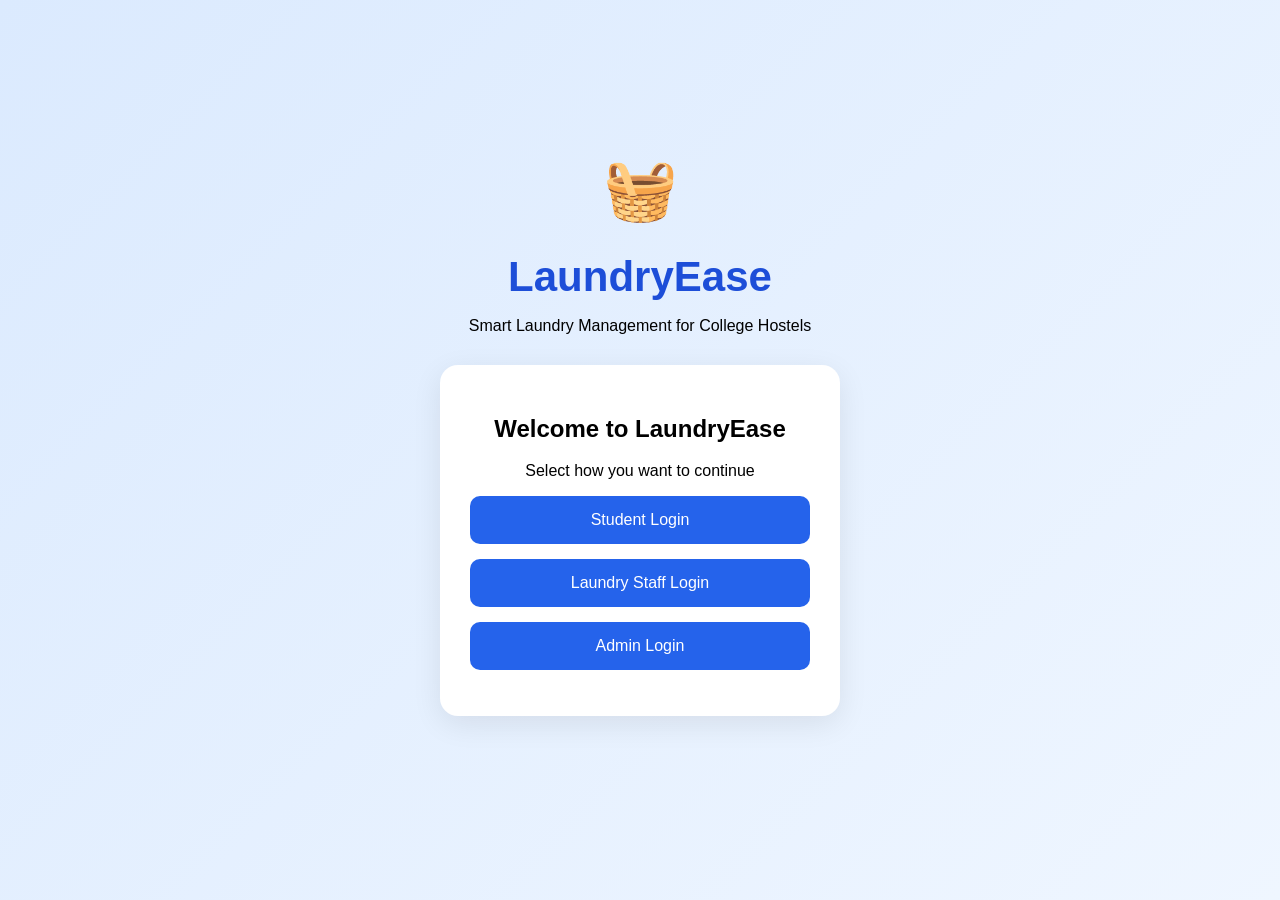
<file: index.html>
<!DOCTYPE html>
<html lang="en">

<head>
    <meta charset="UTF-8">
    <meta name="viewport" content="width=device-width, initial-scale=1.0">
    <title>LaundryEase | Smart Campus Laundry</title>
    <link rel="stylesheet" href="style.css">
</head>

<body>
    <main class="container">
        <div class="logo">🧺</div>
        <h1>LaundryEase</h1>
        <p>Smart Laundry Management for College Hostels</p>

        <div class="login-box">
            <h2>Welcome to LaundryEase</h2>
            <p>Select how you want to continue</p>

            <button onclick="selectRole('student')">
                Student Login
            </button>

            <button onclick="selectRole('staff')">
                Laundry Staff Login
            </button>

            <button onclick="selectRole('admin')">
                Admin Login
            </button>

            <p id="message"></p>
        </div>
    </main>

    <script src="script.js"></script>
</body>

</html>
</file>
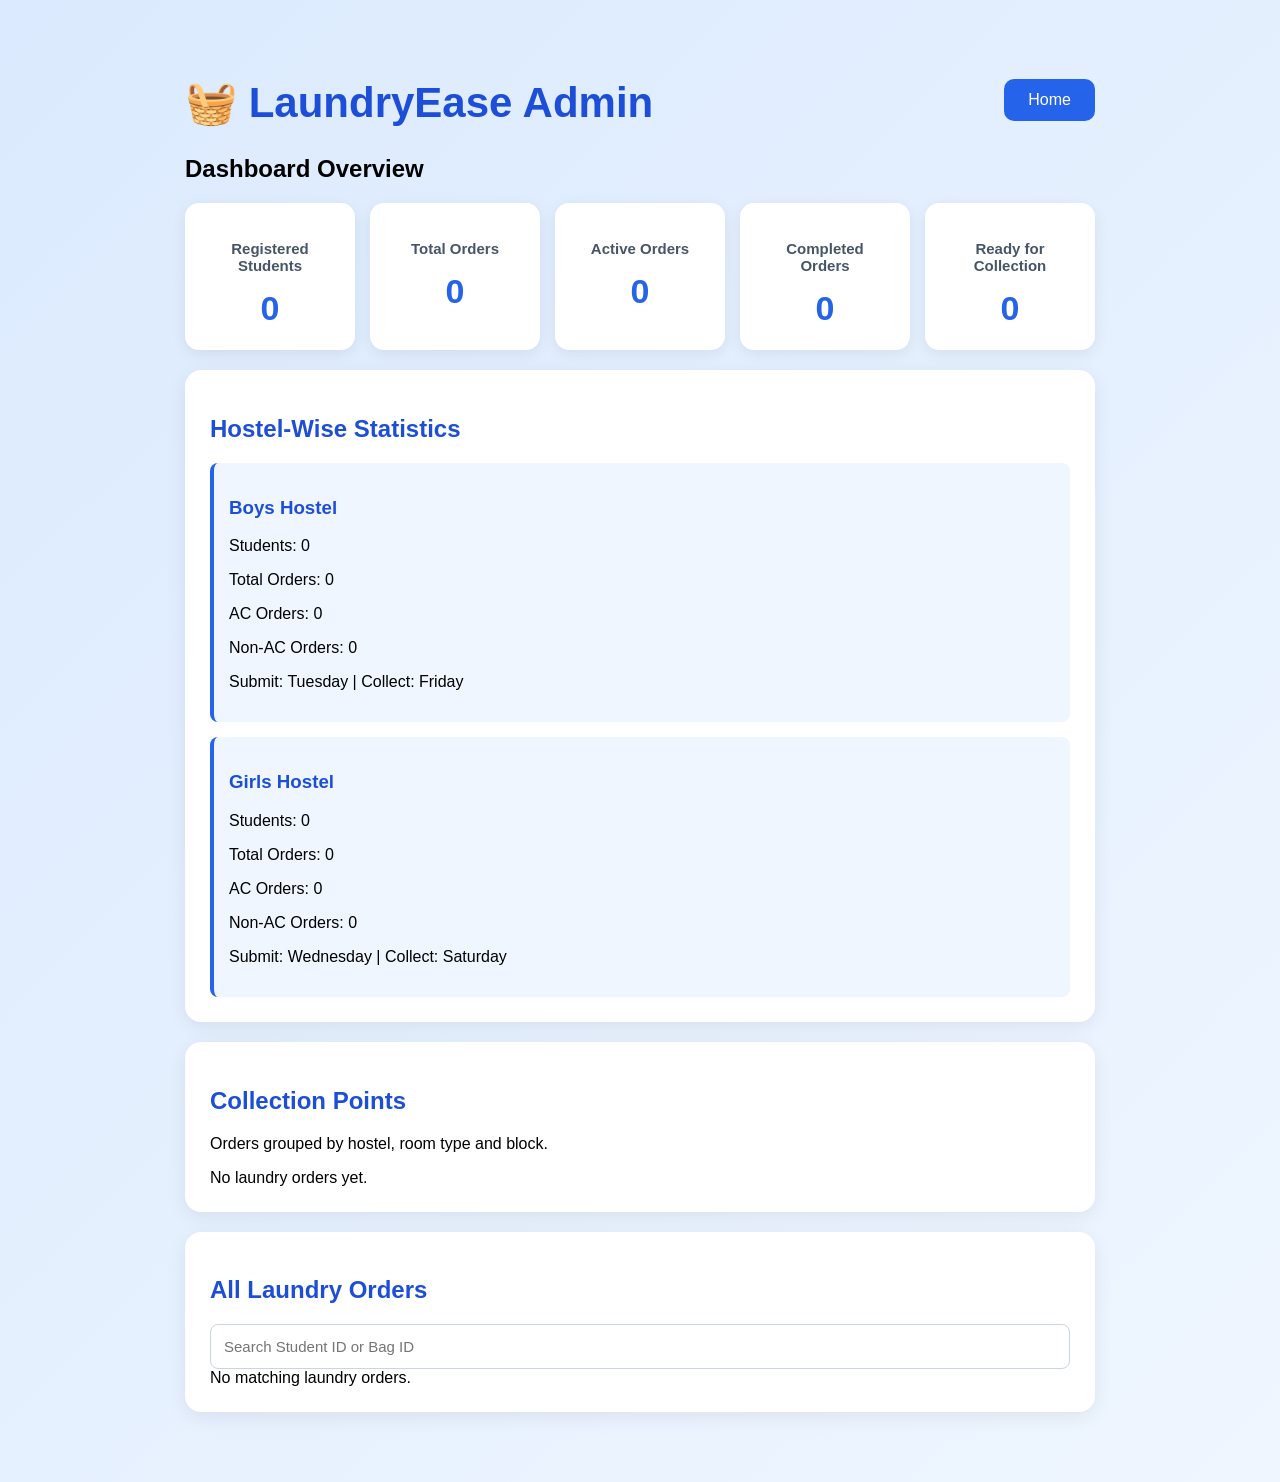
<file: admin-dashboard.html>
<!DOCTYPE html>
<html lang="en">

<head>
    <meta charset="UTF-8">
    <meta name="viewport" content="width=device-width, initial-scale=1.0">
    <title>Admin Dashboard | LaundryEase</title>
    <link rel="stylesheet" href="style.css">
</head>

<body>
    <main class="dashboard">
        <header class="dash-header">
            <h1>🧺 LaundryEase Admin</h1>
            <button onclick="location.href='index.html'">
                Home
            </button>
        </header>

        <h2>Dashboard Overview</h2>

        <section class="stats-grid">
            <div class="stat-card">
                <h3>Registered Students</h3>
                <strong id="totalStudents">0</strong>
            </div>

            <div class="stat-card">
                <h3>Total Orders</h3>
                <strong id="totalOrders">0</strong>
            </div>

            <div class="stat-card">
                <h3>Active Orders</h3>
                <strong id="activeOrders">0</strong>
            </div>

            <div class="stat-card">
                <h3>Completed Orders</h3>
                <strong id="completedOrders">0</strong>
            </div>

            <div class="stat-card">
                <h3>Ready for Collection</h3>
                <strong id="readyOrders">0</strong>
            </div>
        </section>

        <section class="dash-card">
            <h2>Hostel-Wise Statistics</h2>
            <div id="hostelStats"></div>
        </section>

        <section class="dash-card">
            <h2>Collection Points</h2>
            <p>Orders grouped by hostel, room type and block.</p>
            <div id="collectionPoints"></div>
        </section>

        <section class="dash-card">
            <h2>All Laundry Orders</h2>
            <input id="adminSearch" type="search" placeholder="Search Student ID or Bag ID">
            <div id="adminOrders"></div>
        </section>
    </main>

    <script src="admin-dashboard.js"></script>
</body>

</html>
</file>
<file: style.css>
* {
    box-sizing: border-box;
}

body {
    margin: 0;
    font-family: Arial, sans-serif;
    background: linear-gradient(135deg, #dbeafe, #eff6ff);
    min-height: 100vh;
    display: flex;
    align-items: center;
    justify-content: center;
}

.container {
    text-align: center;
    width: 100%;
    padding: 20px;
}

.logo {
    font-size: 60px;
}

h1 {
    color: #1d4ed8;
    font-size: 42px;
    margin-bottom: 8px;
}

.login-box {
    background: white;
    max-width: 400px;
    margin: 30px auto;
    padding: 30px;
    border-radius: 18px;
    box-shadow: 0 8px 30px #00000015;
}

button {
    display: block;
    width: 100%;
    padding: 15px;
    margin-top: 15px;
    border: none;
    border-radius: 10px;
    background: #2563eb;
    color: white;
    font-size: 16px;
    cursor: pointer;
}

button:hover {
    background: #1d4ed8;
}

#message {
    color: #1d4ed8;
    font-weight: bold;
}

input,
select {
    display: block;
    width: 100%;
    padding: 13px;
    margin-top: 12px;
    border: 1px solid #cbd5e1;
    border-radius: 8px;
    font-size: 15px;
    background: white;
}

.dashboard {
    width: min(100%, 950px);
    margin: 30px auto;
    padding: 20px;
}

.dash-header {
    display: flex;
    justify-content: space-between;
    align-items: center;
    gap: 20px;
}

.dash-header button {
    width: auto;
    padding: 12px 24px;
}

.dash-card {
    background: white;
    border-radius: 16px;
    padding: 25px;
    margin: 20px 0;
    box-shadow: 0 5px 20px #00000012;
}

.dash-card h2 {
    color: #1d4ed8;
}

.dash-card label {
    display: block;
    margin-top: 15px;
    text-align: left;
}

.dash-card textarea {
    width: 100%;
    padding: 12px;
    margin-top: 10px;
    border: 1px solid #cbd5e1;
    border-radius: 8px;
    font: inherit;
}

.order-card {
    background: #eff6ff;
    border-left: 4px solid #2563eb;
    padding: 15px;
    margin-top: 15px;
    border-radius: 8px;
    overflow-wrap: anywhere;
}

.order-card h3 {
    color: #1d4ed8;
}

@media (max-width: 600px) {
    .dash-header {
        flex-direction: column;
    }
}

.qr-container {
    display: flex;
    justify-content: center;
    margin: 20px 0;
    padding: 15px;
    background: white;
    border-radius: 10px;
}

.qr-container img,
.qr-container canvas {
    max-width: 100%;
}

.stats-grid {
    display: grid;
    grid-template-columns: repeat(auto-fit, minmax(170px, 1fr));
    gap: 15px;
    margin-top: 20px;
}

.stat-card {
    background: white;
    padding: 22px;
    border-radius: 14px;
    text-align: center;
    box-shadow: 0 4px 15px #00000012;
}

.stat-card h3 {
    font-size: 15px;
    color: #475569;
}

.stat-card strong {
    display: block;
    font-size: 34px;
    margin-top: 12px;
    color: #2563eb;
}
</file>
